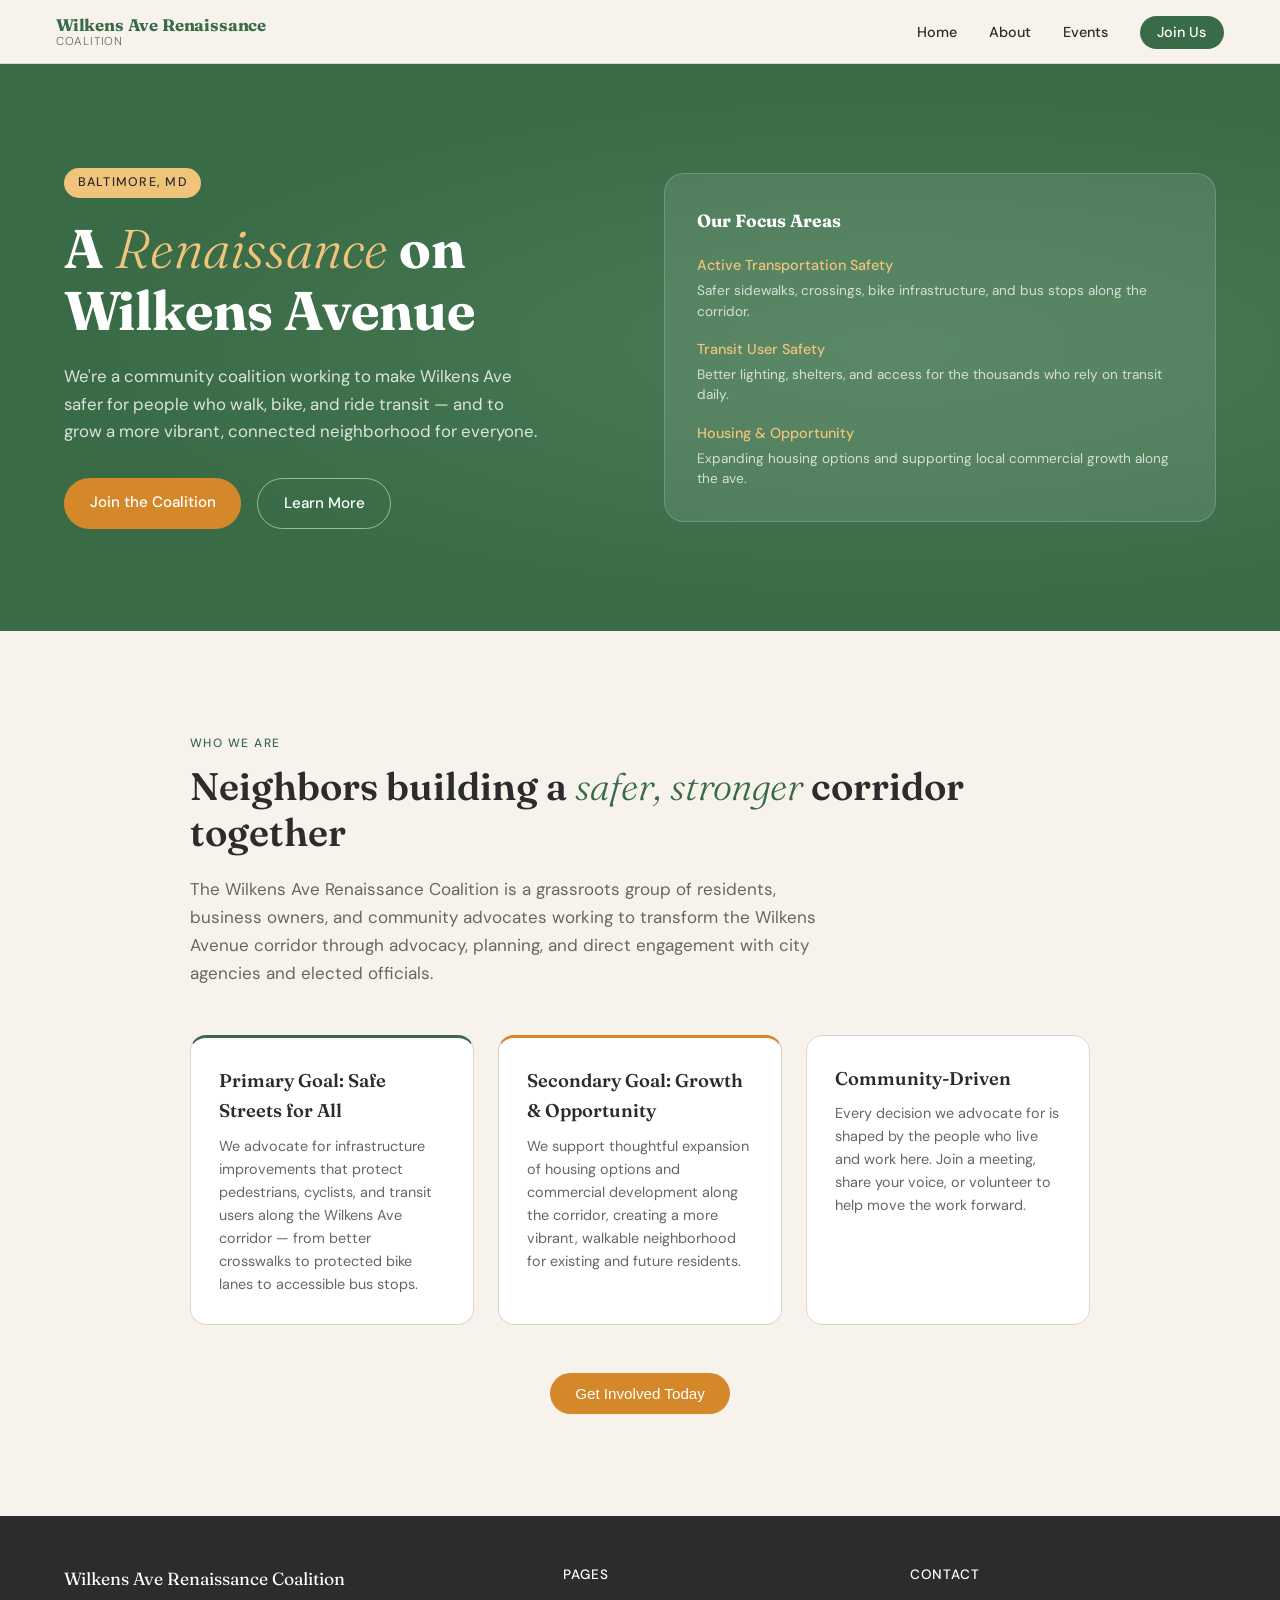
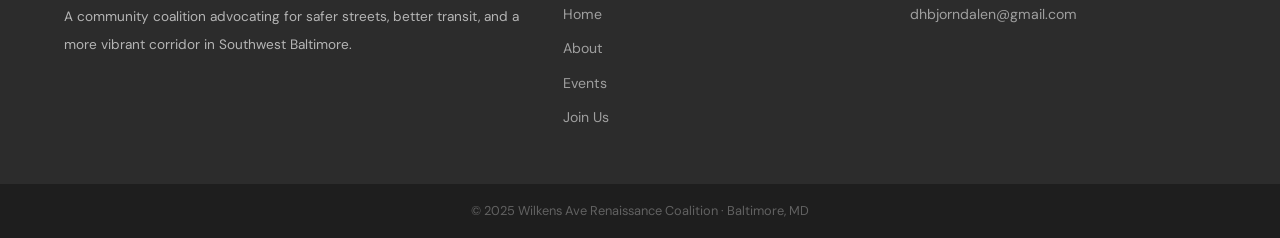
<file: index.html>
<!DOCTYPE html>
<html lang="en">

<head>
  <meta charset="UTF-8" />
  <meta name="viewport" content="width=device-width, initial-scale=1.0" />
  <title>Home - Wilkens Ave Renaissance Coalition</title>

  <!-- fonts -->
  <link rel="preconnect" href="https://fonts.googleapis.com">
  <link rel="preconnect" href="https://fonts.gstatic.com" crossorigin>
  <link href="https://fonts.googleapis.com/css2?family=Fraunces:...&family=DM+Sans:..." rel="stylesheet">

  <link rel="stylesheet" href="styles.css" />
</head>

<body>

  <!-- ══════════ NAV ══════════ -->
  <nav>
    <a href="index.html" class="nav-logo">
      Wilkens Ave Renaissance
      <span>Coalition</span>
    </a>
    <ul class="nav-links">
      <li><a href="index.html">Home</a></li>
      <li><a href="about.html">About</a></li>
      <li><a href="events.html">Events</a></li>
      <li><a href="join.html" class="nav-cta">Join Us</a></li>
    </ul>
  </nav>
  <div class="mobile-menu" id="mobileMenu">
    <a href="index.html">Home</a>
    <a href="about.html">About</a>
    <a href="events.html">Events</a>
    <a href="join.html" class="nav-cta">Join Us</a>
  </div>

  <!-- ══════════ HOME PAGE ══════════ -->
  <section id="hero">
  <div class="hero-text">
    <span class="hero-eyebrow">Baltimore, MD</span>
    <h1>A <em>Renaissance</em> on Wilkens Avenue</h1>
    <p>We're a community coalition working to make Wilkens Ave safer for people who walk, bike, and ride transit —
      and to grow a more vibrant, connected neighborhood for everyone.</p>
    <div class="hero-actions">
      <a href="join.html" class="btn-primary">Join the Coalition</a>
      <a href="about.html" class="btn-outline">Learn More</a>
    </div>
  </div>
  <div class="hero-card">
    <h3>Our Focus Areas</h3>
    <div class="pillar">
      <div class="pillar-text">
        <h4>Active Transportation Safety</h4>
        <p>Safer sidewalks, crossings, bike infrastructure, and bus stops along the corridor.</p>
      </div>
    </div>
    <div class="pillar">
      <div class="pillar-text">
        <h4>Transit User Safety</h4>
        <p>Better lighting, shelters, and access for the thousands who rely on transit daily.</p>
      </div>
    </div>
    <div class="pillar">
      <div class="pillar-text">
        <h4>Housing & Opportunity</h4>
        <p>Expanding housing options and supporting local commercial growth along the ave.</p>
      </div>
    </div>
  </div>
  </section>

  <section class="strip">
    <div class="strip-inner">
      <p class="section-label animate">Who We Are</p>
      <h2 class="section-title animate">Neighbors building a <em>safer, stronger</em> corridor together</h2>
      <p style="color:var(--mid); max-width:640px;" class="animate">The Wilkens Ave Renaissance Coalition is a
        grassroots group of residents, business owners, and community advocates working to transform the Wilkens
        Avenue corridor through advocacy, planning, and direct engagement with city agencies and elected officials.
      </p>

      <div class="goals-grid">
        <div class="goal-card primary animate">
          <h3>Primary Goal: Safe Streets for All</h3>
          <p>We advocate for infrastructure improvements that protect pedestrians, cyclists, and transit users along
            the Wilkens Ave corridor — from better crosswalks to protected bike lanes to accessible bus stops.</p>
        </div>
        <div class="goal-card secondary animate">
          <h3>Secondary Goal: Growth & Opportunity</h3>
          <p>We support thoughtful expansion of housing options and commercial development along the corridor,
            creating a more vibrant, walkable neighborhood for existing and future residents.</p>
        </div>
        <div class="goal-card animate">
          <h3>Community-Driven</h3>
          <p>Every decision we advocate for is shaped by the people who live and work here. Join a meeting, share your
            voice, or volunteer to help move the work forward.</p>
        </div>
      </div>

      <div style="margin-top:3rem; text-align:center;">
        <button class="btn-primary" onclick="showPage('join')">Get Involved Today</button>
      </div>
    </div>
  </section>


  <!-- ══════════ FOOTER ══════════ -->
    <footer>
        <div class="footer-brand">
            <p>Wilkens Ave Renaissance Coalition</p>
            <span>A community coalition advocating for safer streets, better transit, and a more vibrant corridor in
                Southwest Baltimore.</span>
        </div>
        <div>
            <h4>Pages</h4>
            <ul>
                <li><a href="index.html">Home</a></li>
                <li><a href="about.html">About</a></li>
                <li><a href="events.html">Events</a></li>
                <li><a href="join.html">Join Us</a></li>
            </ul>
        </div>
        <div>
            <h4>Contact</h4>
            <ul>
                <li><a href="mailto:dhbjorndalen@gmail.com">dhbjorndalen@gmail.com</a></li>
            </ul>
        </div>
    </footer>
  <div class="footer-bottom">
    © 2025 Wilkens Ave Renaissance Coalition · Baltimore, MD
  </div>

</body>

</html>
</file>
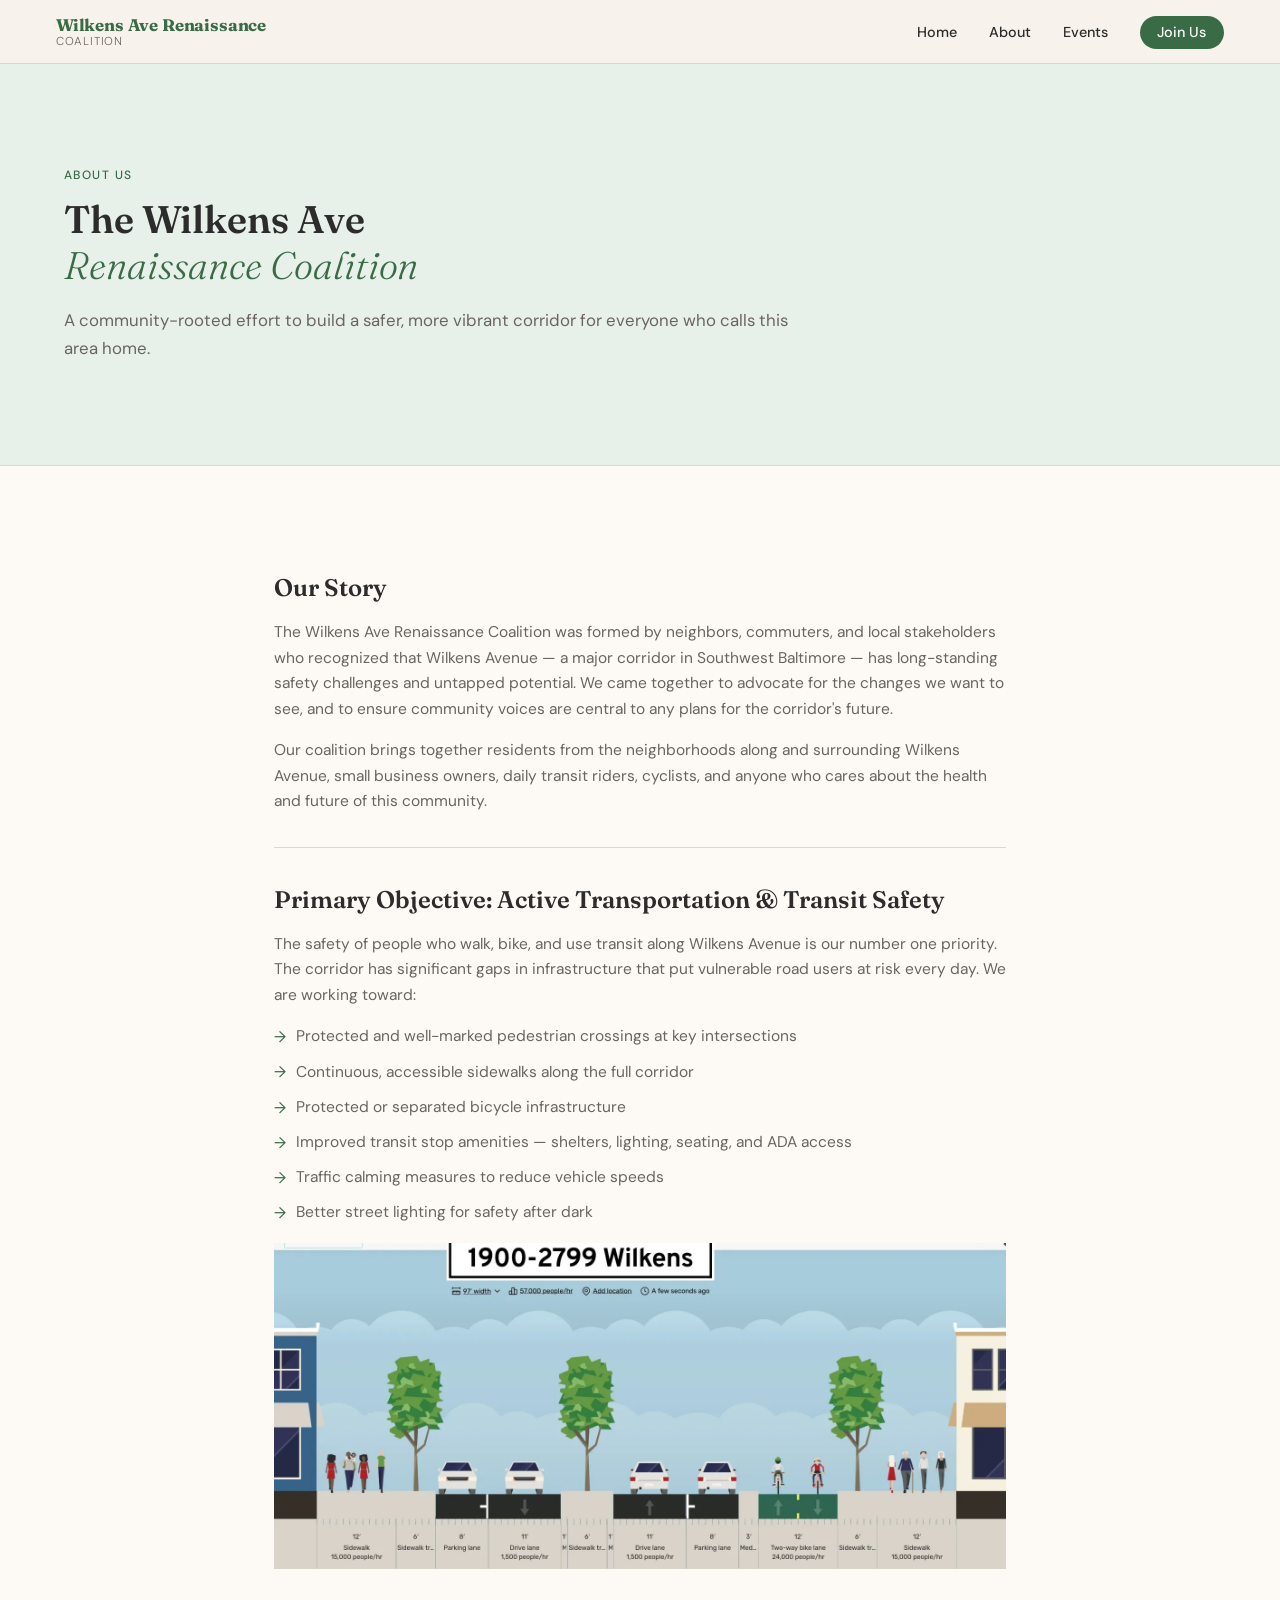
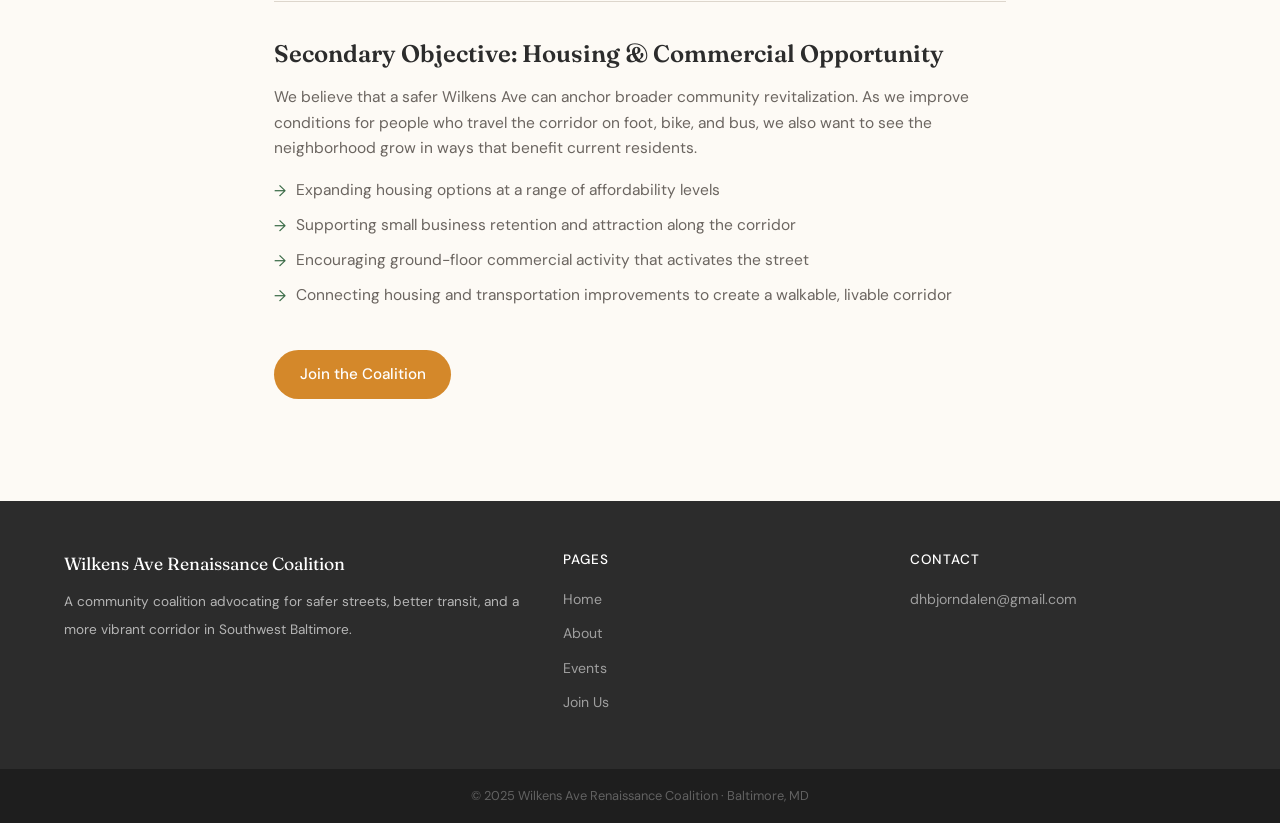
<file: about.html>
<!DOCTYPE html>
<html lang="en">

<head>
    <meta charset="UTF-8" />
    <meta name="viewport" content="width=device-width, initial-scale=1.0" />
    <title>About - Wilkens Ave Renaissance Coalition</title>

    <!-- fonts -->
    <link rel="preconnect" href="https://fonts.googleapis.com">
    <link rel="preconnect" href="https://fonts.gstatic.com" crossorigin>
    <link href="https://fonts.googleapis.com/css2?family=Fraunces:...&family=DM+Sans:..." rel="stylesheet">

    <link rel="stylesheet" href="styles.css" />
</head>

<body>

    <!-- ══════════ NAV ══════════ -->
    <nav>
        <a href="index.html" class="nav-logo">
            Wilkens Ave Renaissance
            <span>Coalition</span>
        </a>
        <ul class="nav-links">
            <li><a href="index.html">Home</a></li>
            <li><a href="about.html">About</a></li>
            <li><a href="events.html">Events</a></li>
            <li><a href="join.html" class="nav-cta">Join Us</a></li>
        </ul>
    </nav>
    <div class="mobile-menu" id="mobileMenu">
        <a href="index.html">Home</a>
        <a href="about.html">About</a>
        <a href="events.html">Events</a>
        <a href="join.html" class="nav-cta">Join Us</a>
    </div>


    <section class="about-hero">
        <div class="about-hero-inner">
            <p class="section-label animate">About Us</p>
            <h1 class="section-title animate">The Wilkens Ave<br><em>Renaissance Coalition</em></h1>
            <p style="color:var(--mid); font-size:1.05rem;" class="animate">A community-rooted effort to build a safer,
                more vibrant corridor for everyone who calls this area home.</p>
        </div>
    </section>

    <div class="about-body">
        <h2>Our Story</h2>
        <p>The Wilkens Ave Renaissance Coalition was formed by neighbors, commuters, and local stakeholders who
            recognized that Wilkens Avenue — a major corridor in Southwest Baltimore — has long-standing safety
            challenges and untapped potential. We came together to advocate for the changes we want to see, and to
            ensure community voices are central to any plans for the corridor's future.</p>
        <p>Our coalition brings together residents from the neighborhoods along and surrounding Wilkens Avenue, small
            business owners, daily transit riders, cyclists, and anyone who cares about the health and future of this
            community.</p>

        <div class="divider"></div>

        <h2>Primary Objective: Active Transportation & Transit Safety</h2>
        <p>The safety of people who walk, bike, and use transit along Wilkens Avenue is our number one priority. The
            corridor has significant gaps in infrastructure that put vulnerable road users at risk every day. We are
            working toward:</p>
        <ul>
            <li>Protected and well-marked pedestrian crossings at key intersections</li>
            <li>Continuous, accessible sidewalks along the full corridor</li>
            <li>Protected or separated bicycle infrastructure</li>
            <li>Improved transit stop amenities — shelters, lighting, seating, and ADA access</li>
            <li>Traffic calming measures to reduce vehicle speeds</li>
            <li>Better street lighting for safety after dark</li>
        </ul>

        <img src="assets/images/1900-Wilkens.webp" alt="Proposed 1900 Block of Wilkens Avenue" class="page-image"/>

        <div class="divider"></div>

        <h2>Secondary Objective: Housing & Commercial Opportunity</h2>
        <p>We believe that a safer Wilkens Ave can anchor broader community revitalization. As we improve conditions for
            people who travel the corridor on foot, bike, and bus, we also want to see the neighborhood grow in ways
            that benefit current residents.</p>
        <ul>
            <li>Expanding housing options at a range of affordability levels</li>
            <li>Supporting small business retention and attraction along the corridor</li>
            <li>Encouraging ground-floor commercial activity that activates the street</li>
            <li>Connecting housing and transportation improvements to create a walkable, livable corridor</li>
        </ul>


        <div style="margin-top:2.5rem;">
            <a href="join.html" class="btn-primary">Join the Coalition</a>
        </div>
    </div>


    <footer>
        <div class="footer-brand">
            <p>Wilkens Ave Renaissance Coalition</p>
            <span>A community coalition advocating for safer streets, better transit, and a more vibrant corridor in
                Southwest Baltimore.</span>
        </div>
        <div>
            <h4>Pages</h4>
            <ul>
                <li><a href="index.html">Home</a></li>
                <li><a href="about.html">About</a></li>
                <li><a href="events.html">Events</a></li>
                <li><a href="join.html">Join Us</a></li>
            </ul>
        </div>
        <div>
            <h4>Contact</h4>
            <ul>
                <li><a href="mailto:dhbjorndalen@gmail.com">dhbjorndalen@gmail.com</a></li>
            </ul>
        </div>
    </footer>
    <div class="footer-bottom">
        © 2025 Wilkens Ave Renaissance Coalition · Baltimore, MD
    </div>

</body>

</html>
</file>
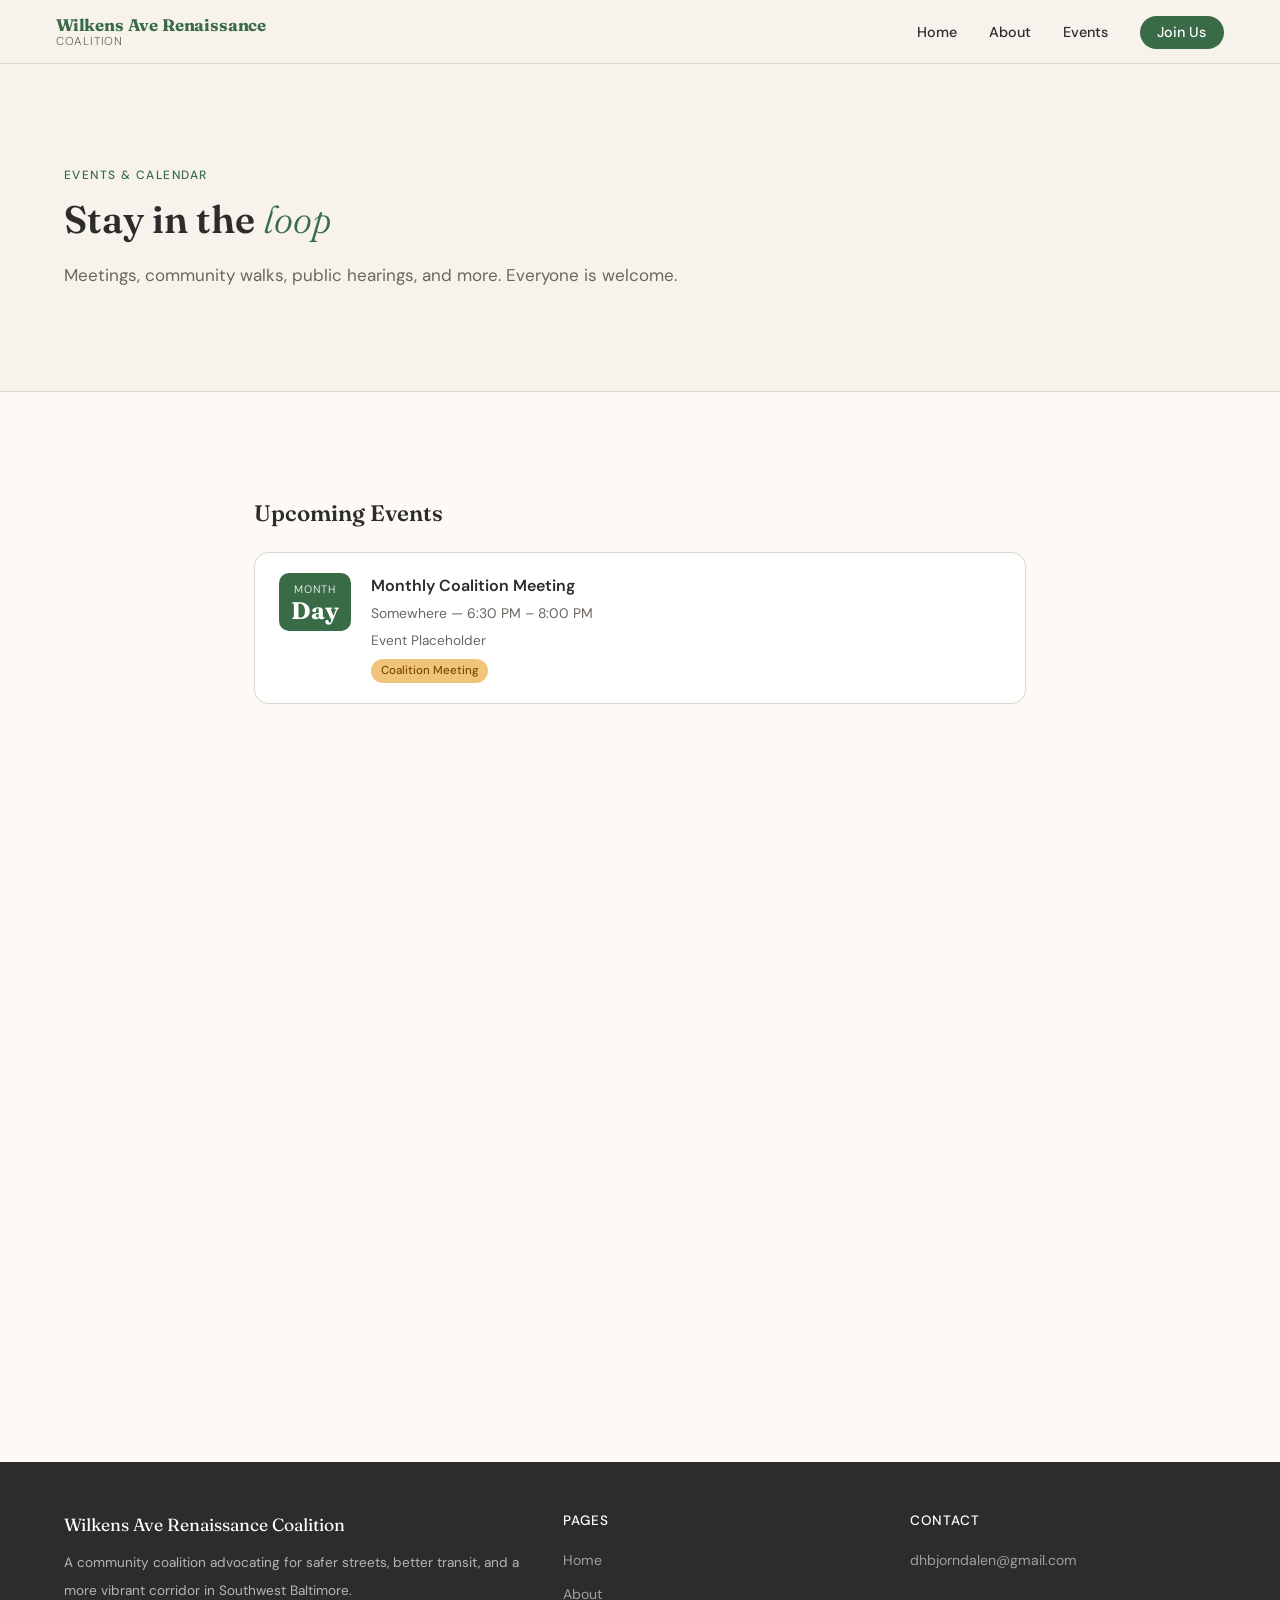
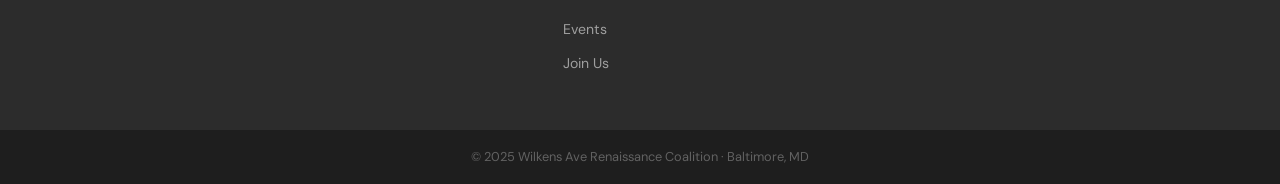
<file: events.html>
<!DOCTYPE html>
<html lang="en">

<head>
    <meta charset="UTF-8" />
    <meta name="viewport" content="width=device-width, initial-scale=1.0" />
    <title>Events - Wilkens Ave Renaissance Coalition</title>

    <!-- fonts -->
    <link rel="preconnect" href="https://fonts.googleapis.com">
    <link rel="preconnect" href="https://fonts.gstatic.com" crossorigin>
    <link href="https://fonts.googleapis.com/css2?family=Fraunces:...&family=DM+Sans:..." rel="stylesheet">

    <link rel="stylesheet" href="styles.css" />
</head>

<body>

    <!-- ══════════ NAV ══════════ -->
    <nav>
        <a href="index.html" class="nav-logo">
            Wilkens Ave Renaissance
            <span>Coalition</span>
        </a>
        <ul class="nav-links">
            <li><a href="index.html">Home</a></li>
            <li><a href="about.html">About</a></li>
            <li><a href="events.html">Events</a></li>
            <li><a href="join.html" class="nav-cta">Join Us</a></li>
        </ul>
    </nav>
    <div class="mobile-menu" id="mobileMenu">
        <a href="index.html">Home</a>
        <a href="about.html">About</a>
        <a href="events.html">Events</a>
        <a href="join.html" class="nav-cta">Join Us</a>
    </div>



    <section class="events-hero">
        <p class="section-label animate">Events & Calendar</p>
        <h1 class="section-title animate">Stay in the <em>loop</em></h1>
        <p style="color:var(--mid);" class="animate">Meetings, community walks, public hearings, and more. Everyone
            is welcome.</p>
    </section>

    <div class="events-body">

        <div class="upcoming-section" style="margin-bottom:3rem;">
            <h2>Upcoming Events</h2>
            <div class="event-item">
                <div class="event-date">
                    <div class="month">Month</div>
                    <div class="day">Day</div>
                </div>
                <div class="event-info">
                    <h4>Monthly Coalition Meeting</h4>
                    <p>Somewhere — 6:30 PM – 8:00 PM</p>
                    <p style="margin-top:0.3rem; font-size:0.85rem; color:var(--mid);">Event Placeholder</p>
                    <span class="event-tag">Coalition Meeting</span>
                </div>
            </div>
        </div>

        <iframe
            src="https://calendar.google.com/calendar/embed?src=f94a47228b75a812bee3e015ced47ff843976f6d7a6b2cc630d0db58177af4c5%40group.calendar.google.com&ctz=America%2FNew_York"
            style="border: 0" width="800" height="600" frameborder="0" scrolling="no"></iframe>

    </div>



    <footer>
        <div class="footer-brand">
            <p>Wilkens Ave Renaissance Coalition</p>
            <span>A community coalition advocating for safer streets, better transit, and a more vibrant corridor in
                Southwest Baltimore.</span>
        </div>
        <div>
            <h4>Pages</h4>
            <ul>
                <li><a href="index.html">Home</a></li>
                <li><a href="about.html">About</a></li>
                <li><a href="events.html">Events</a></li>
                <li><a href="join.html">Join Us</a></li>
            </ul>
        </div>
        <div>
            <h4>Contact</h4>
            <ul>
                <li><a href="mailto:dhbjorndalen@gmail.com">dhbjorndalen@gmail.com</a></li>
            </ul>
        </div>
    </footer>
    <div class="footer-bottom">
        © 2025 Wilkens Ave Renaissance Coalition · Baltimore, MD
    </div>

</body>

</html>
</file>
<file: styles.css>
*,
*::before,
*::after {
    box-sizing: border-box;
    margin: 0;
    padding: 0;
}

:root {
    --cream: #F7F3EC;
    --warm-white: #FDFAF5;
    --green: #3A6B47;
    --green-light: #5A9068;
    --green-pale: #E8F0EA;
    --amber: #D4882A;
    --amber-light: #F0C47A;
    --charcoal: #2C2C2C;
    --mid: #6B6560;
    --border: #DDD6CC;
    --section-pad: clamp(4rem, 8vw, 7rem);
}

html {
    scroll-behavior: smooth;
}

body {
    font-family: 'DM Sans', sans-serif;
    background: var(--warm-white);
    color: var(--charcoal);
    font-size: 17px;
    line-height: 1.65;
}

/* ── NAV ── */
nav {
    position: sticky;
    top: 0;
    z-index: 100;
    background: var(--cream);
    border-bottom: 1px solid var(--border);
    display: flex;
    align-items: center;
    justify-content: space-between;
    padding: 0 clamp(1.5rem, 5vw, 3.5rem);
    height: 64px;
}

.nav-logo {
    font-family: 'Fraunces', serif;
    font-weight: 700;
    font-size: 1.05rem;
    color: var(--green);
    text-decoration: none;
    letter-spacing: -0.01em;
    line-height: 1.2;
}

.nav-logo span {
    display: block;
    font-size: 0.72rem;
    font-weight: 300;
    color: var(--mid);
    letter-spacing: 0.08em;
    text-transform: uppercase;
    font-family: 'DM Sans', sans-serif;
}

.nav-links {
    display: flex;
    gap: 2rem;
    list-style: none;
}

.nav-links a {
    text-decoration: none;
    color: var(--charcoal);
    font-size: 0.9rem;
    font-weight: 500;
    transition: color 0.2s;
}

.nav-links a:hover {
    color: var(--green);
}

.nav-cta {
    background: var(--green);
    color: white !important;
    padding: 0.45rem 1.1rem;
    border-radius: 100px;
    transition: background 0.2s !important;
}

.nav-cta:hover {
    background: var(--green-light) !important;
    color: white !important;
}

/* hamburger */
.hamburger {
    display: none;
    flex-direction: column;
    gap: 5px;
    cursor: pointer;
    background: none;
    border: none;
    padding: 4px;
}

.hamburger span {
    display: block;
    width: 24px;
    height: 2px;
    background: var(--charcoal);
    border-radius: 2px;
    transition: all 0.3s;
}

.mobile-menu {
    display: none;
    position: absolute;
    top: 64px;
    left: 0;
    right: 0;
    background: var(--cream);
    border-bottom: 1px solid var(--border);
    padding: 1rem 1.5rem 1.5rem;
    flex-direction: column;
    gap: 1rem;
}

.mobile-menu a {
    text-decoration: none;
    color: var(--charcoal);
    font-weight: 500;
    font-size: 1rem;
}

.mobile-menu a:hover {
    color: var(--green);
}

.mobile-menu .nav-cta {
    text-align: center;
    padding: 0.6rem;
    border-radius: 8px;
}

@media (max-width: 700px) {
    .nav-links {
        display: none;
    }

    .hamburger {
        display: flex;
    }

    .mobile-menu.open {
        display: flex;
    }
}

/* ── PAGE SECTIONS ── */
.page {
    display: none;
}

.page.active {
    display: block;
}

/* ── HERO ── */
#hero {
    background: var(--green);
    padding: var(--section-pad) clamp(1.5rem, 6vw, 4rem);
    display: grid;
    grid-template-columns: 1fr 1fr;
    gap: 3rem;
    align-items: center;
    min-height: 540px;
    position: relative;
    overflow: hidden;
}

#hero::before {
    content: '';
    position: absolute;
    inset: 0;
    background: radial-gradient(ellipse at 70% 50%, rgba(90, 144, 104, 0.45) 0%, transparent 65%);
    pointer-events: none;
}

.hero-text {
    position: relative;
    z-index: 1;
}

.hero-eyebrow {
    display: inline-block;
    background: var(--amber-light);
    color: var(--charcoal);
    font-size: 0.78rem;
    font-weight: 500;
    letter-spacing: 0.1em;
    text-transform: uppercase;
    padding: 0.3rem 0.85rem;
    border-radius: 100px;
    margin-bottom: 1.25rem;
}

.hero-text h1 {
    font-family: 'Fraunces', serif;
    font-size: clamp(2.2rem, 4.5vw, 3.4rem);
    font-weight: 700;
    color: white;
    line-height: 1.15;
    margin-bottom: 1.25rem;
}

.hero-text h1 em {
    font-style: italic;
    font-weight: 300;
    color: var(--amber-light);
}

.hero-text p {
    color: rgba(255, 255, 255, 0.82);
    font-size: 1.05rem;
    max-width: 480px;
    margin-bottom: 2rem;
}

.hero-actions {
    display: flex;
    gap: 1rem;
    flex-wrap: wrap;
}

.btn-primary {
    background: var(--amber);
    color: white;
    padding: 0.75rem 1.6rem;
    border-radius: 100px;
    font-weight: 500;
    font-size: 0.95rem;
    text-decoration: none;
    border: none;
    cursor: pointer;
    transition: background 0.2s, transform 0.15s;
    display: inline-block;
}

.btn-primary:hover {
    background: #c07820;
    transform: translateY(-1px);
}

.btn-outline {
    background: transparent;
    color: white;
    padding: 0.75rem 1.6rem;
    border-radius: 100px;
    font-weight: 500;
    font-size: 0.95rem;
    text-decoration: none;
    border: 1.5px solid rgba(255, 255, 255, 0.5);
    cursor: pointer;
    transition: all 0.2s;
    display: inline-block;
}

.btn-outline:hover {
    border-color: white;
    background: rgba(255, 255, 255, 0.08);
}

.hero-card {
    position: relative;
    z-index: 1;
    background: rgba(255, 255, 255, 0.10);
    border: 1px solid rgba(255, 255, 255, 0.18);
    border-radius: 20px;
    backdrop-filter: blur(6px);
    padding: 2rem;
}

.hero-card h3 {
    font-family: 'Fraunces', serif;
    color: white;
    font-size: 1.1rem;
    margin-bottom: 1.2rem;
}

.pillar {
    display: flex;
    gap: 0.85rem;
    align-items: flex-start;
    margin-bottom: 1rem;
}

.pillar:last-child {
    margin-bottom: 0;
}

.pillar-icon {
    font-size: 1.4rem;
    flex-shrink: 0;
    margin-top: 0.1rem;
}

.pillar-text h4 {
    color: var(--amber-light);
    font-size: 0.9rem;
    font-weight: 500;
    margin-bottom: 0.2rem;
}

.pillar-text p {
    color: rgba(255, 255, 255, 0.75);
    font-size: 0.85rem;
    line-height: 1.5;
}

@media (max-width: 800px) {
    #hero {
        grid-template-columns: 1fr;
    }

    .hero-card {
        display: none;
    }
}

/* ── ABOUT STRIP (homepage) ── */
.strip {
    background: var(--cream);
    padding: var(--section-pad) clamp(1.5rem, 6vw, 4rem);
}

.strip-inner {
    max-width: 900px;
    margin: 0 auto;
}

.section-label {
    font-size: 0.75rem;
    font-weight: 500;
    letter-spacing: 0.12em;
    text-transform: uppercase;
    color: var(--green);
    margin-bottom: 0.6rem;
}

.section-title {
    font-family: 'Fraunces', serif;
    font-size: clamp(1.7rem, 3vw, 2.4rem);
    font-weight: 600;
    line-height: 1.2;
    margin-bottom: 1.2rem;
    color: var(--charcoal);
}

.section-title em {
    font-style: italic;
    font-weight: 300;
    color: var(--green);
}

/* ── GOALS CARDS ── */
.goals-grid {
    display: grid;
    grid-template-columns: repeat(auto-fit, minmax(260px, 1fr));
    gap: 1.5rem;
    margin-top: 3rem;
}

.goal-card {
    background: white;
    border: 1px solid var(--border);
    border-radius: 16px;
    padding: 1.75rem;
    transition: box-shadow 0.2s, transform 0.2s;
}

.goal-card:hover {
    box-shadow: 0 8px 30px rgba(58, 107, 71, 0.10);
    transform: translateY(-2px);
}

.goal-icon {
    font-size: 2rem;
    margin-bottom: 1rem;
}

.goal-card h3 {
    font-family: 'Fraunces', serif;
    font-size: 1.15rem;
    font-weight: 600;
    margin-bottom: 0.5rem;
}

.goal-card p {
    font-size: 0.9rem;
    color: var(--mid);
    line-height: 1.6;
}

.goal-card.primary {
    border-top: 3px solid var(--green);
}

.goal-card.secondary {
    border-top: 3px solid var(--amber);
}

/* ── ABOUT PAGE ── */
.about-hero {
    background: var(--green-pale);
    padding: var(--section-pad) clamp(1.5rem, 6vw, 4rem);
    border-bottom: 1px solid var(--border);
}

.about-hero-inner {
    max-width: 760px;
}

.about-body {
    padding: var(--section-pad) clamp(1.5rem, 6vw, 4rem);
    max-width: 860px;
    margin: 0 auto;
}

.about-body h2 {
    font-family: 'Fraunces', serif;
    font-size: 1.5rem;
    font-weight: 600;
    color: var(--charcoal);
    margin: 2rem 0 0.75rem;
}

.about-body h2:first-child {
    margin-top: 0;
}

.about-body p {
    color: var(--mid);
    margin-bottom: 1rem;
    font-size: 0.97rem;
}

.about-body p:last-child {
    margin-bottom: 0;
}

.about-body ul {
    list-style: none;
    padding: 0;
    margin: 0.5rem 0 1rem;
}

.about-body ul li {
    display: flex;
    gap: 0.6rem;
    align-items: flex-start;
    margin-bottom: 0.55rem;
    color: var(--mid);
    font-size: 0.97rem;
}

.about-body ul li::before {
    content: '→';
    color: var(--green);
    flex-shrink: 0;
    margin-top: 0.05rem;
}

.divider {
    height: 1px;
    background: var(--border);
    margin: 2rem 0;
}

.value-chips {
    display: flex;
    flex-wrap: wrap;
    gap: 0.6rem;
    margin: 1rem 0;
}

.chip {
    background: var(--green-pale);
    color: var(--green);
    border-radius: 100px;
    padding: 0.3rem 0.9rem;
    font-size: 0.83rem;
    font-weight: 500;
}

/* ── EVENTS PAGE ── */
.events-hero {
    background: var(--cream);
    padding: var(--section-pad) clamp(1.5rem, 6vw, 4rem);
    border-bottom: 1px solid var(--border);
}

.events-body {
    padding: var(--section-pad) clamp(1.5rem, 6vw, 4rem);
    max-width: 900px;
    margin: 0 auto;
}

.calendar-placeholder {
    background: white;
    border: 2px dashed var(--border);
    border-radius: 16px;
    padding: 3.5rem 2rem;
    text-align: center;
    margin-bottom: 2.5rem;
}

.calendar-placeholder .cal-icon {
    font-size: 2.8rem;
    margin-bottom: 0.75rem;
}

.calendar-placeholder h3 {
    font-family: 'Fraunces', serif;
    font-size: 1.3rem;
    margin-bottom: 0.5rem;
}

.calendar-placeholder p {
    color: var(--mid);
    font-size: 0.9rem;
    max-width: 440px;
    margin: 0 auto 1.25rem;
}

.calendar-instructions {
    background: var(--green-pale);
    border-radius: 12px;
    padding: 1.5rem;
    text-align: left;
    max-width: 540px;
    margin: 0 auto;
}

.calendar-instructions h4 {
    color: var(--green);
    font-size: 0.85rem;
    font-weight: 500;
    letter-spacing: 0.06em;
    text-transform: uppercase;
    margin-bottom: 0.75rem;
}

.calendar-instructions ol {
    list-style: decimal;
    padding-left: 1.25rem;
}

.calendar-instructions ol li {
    font-size: 0.88rem;
    color: var(--mid);
    margin-bottom: 0.4rem;
}

.calendar-instructions code {
    background: white;
    padding: 0.1rem 0.35rem;
    border-radius: 4px;
    font-size: 0.82rem;
    color: var(--green);
}

/* upcoming events list */
.upcoming-section h2 {
    font-family: 'Fraunces', serif;
    font-size: 1.4rem;
    font-weight: 600;
    margin-bottom: 1.25rem;
}

.event-item {
    display: flex;
    gap: 1.25rem;
    background: white;
    border: 1px solid var(--border);
    border-radius: 14px;
    padding: 1.25rem 1.5rem;
    margin-bottom: 1rem;
    align-items: flex-start;
    transition: box-shadow 0.2s;
}

.event-item:hover {
    box-shadow: 0 4px 18px rgba(0, 0, 0, 0.07);
}

.event-date {
    background: var(--green);
    color: white;
    border-radius: 10px;
    padding: 0.5rem 0.75rem;
    text-align: center;
    flex-shrink: 0;
    min-width: 52px;
}

.event-date .month {
    font-size: 0.68rem;
    text-transform: uppercase;
    letter-spacing: 0.08em;
    opacity: 0.85;
}

.event-date .day {
    font-family: 'Fraunces', serif;
    font-size: 1.5rem;
    font-weight: 700;
    line-height: 1;
}

.event-info h4 {
    font-weight: 600;
    margin-bottom: 0.2rem;
    font-size: 1rem;
}

.event-info p {
    font-size: 0.87rem;
    color: var(--mid);
}

.event-tag {
    display: inline-block;
    background: var(--amber-light);
    color: #7a4a00;
    font-size: 0.72rem;
    padding: 0.15rem 0.6rem;
    border-radius: 100px;
    font-weight: 500;
    margin-top: 0.4rem;
}

/* ── JOIN / CONTACT PAGE ── */
.join-hero {
    background: var(--green);
    padding: var(--section-pad) clamp(1.5rem, 6vw, 4rem);
}

.join-hero h1 {
    font-family: 'Fraunces', serif;
    font-size: clamp(2rem, 4vw, 3rem);
    color: white;
    margin-bottom: 0.75rem;
}

.join-hero p {
    color: rgba(255, 255, 255, 0.82);
    max-width: 560px;
}

.join-body {
    padding: var(--section-pad) clamp(1.5rem, 6vw, 4rem);
    max-width: 900px;
    margin: 0 auto;
    display: grid;
    grid-template-columns: 1.2fr 1fr;
    gap: 4rem;
    align-items: start;
}

@media (max-width: 750px) {
    .join-body {
        grid-template-columns: 1fr;
        gap: 2.5rem;
    }
}

.form-group {
    margin-bottom: 1.25rem;
}

.form-group label {
    display: block;
    font-size: 0.87rem;
    font-weight: 500;
    margin-bottom: 0.4rem;
    color: var(--charcoal);
}

.form-group input,
.form-group textarea,
.form-group select {
    width: 100%;
    padding: 0.7rem 0.95rem;
    border: 1.5px solid var(--border);
    border-radius: 10px;
    font-family: 'DM Sans', sans-serif;
    font-size: 0.95rem;
    background: white;
    color: var(--charcoal);
    transition: border-color 0.2s, box-shadow 0.2s;
    appearance: none;
}

.form-group input:focus,
.form-group textarea:focus,
.form-group select:focus {
    outline: none;
    border-color: var(--green);
    box-shadow: 0 0 0 3px rgba(58, 107, 71, 0.12);
}

.form-group textarea {
    min-height: 100px;
    resize: vertical;
}

.form-submit {
    background: var(--green);
    color: white;
    border: none;
    padding: 0.8rem 2rem;
    border-radius: 100px;
    font-family: 'DM Sans', sans-serif;
    font-size: 1rem;
    font-weight: 500;
    cursor: pointer;
    transition: background 0.2s, transform 0.15s;
    width: 100%;
}

.form-submit:hover {
    background: var(--green-light);
    transform: translateY(-1px);
}

.form-note {
    font-size: 0.8rem;
    color: var(--mid);
    margin-top: 0.75rem;
    text-align: center;
}

.contact-info h3 {
    font-family: 'Fraunces', serif;
    font-size: 1.3rem;
    margin-bottom: 1.25rem;
}

.contact-row {
    display: flex;
    gap: 0.75rem;
    align-items: flex-start;
    margin-bottom: 1.1rem;
}

.contact-row .icon {
    font-size: 1.2rem;
    flex-shrink: 0;
    margin-top: 0.05rem;
}

.contact-row div h4 {
    font-size: 0.88rem;
    font-weight: 500;
    color: var(--charcoal);
}

.contact-row div p {
    font-size: 0.88rem;
    color: var(--mid);
}

.involvement-box {
    background: var(--green-pale);
    border-radius: 14px;
    padding: 1.5rem;
    margin-top: 2rem;
}

.involvement-box h4 {
    font-weight: 600;
    margin-bottom: 0.75rem;
    font-size: 0.95rem;
    color: var(--green);
}

.involvement-box ul {
    list-style: none;
    padding: 0;
}

.involvement-box ul li {
    font-size: 0.88rem;
    color: var(--mid);
    margin-bottom: 0.4rem;
    display: flex;
    gap: 0.5rem;
}

.involvement-box ul li::before {
    content: '✓';
    color: var(--green);
    font-weight: 600;
}

.success-banner {
    display: none;
    background: var(--green-pale);
    border: 1px solid var(--green);
    border-radius: 10px;
    padding: 1rem 1.25rem;
    margin-bottom: 1.25rem;
    color: var(--green);
    font-size: 0.93rem;
}

.page-image {
    width: 100%;
    max-width: 800px;
    height: auto;
    display: block;
    margin: 0 auto;
}

/* ── FOOTER ── */
footer {
    background: var(--charcoal);
    color: rgba(255, 255, 255, 0.65);
    padding: 3rem clamp(1.5rem, 6vw, 4rem);
    display: grid;
    grid-template-columns: 1.5fr 1fr 1fr;
    gap: 2.5rem;
}

@media (max-width: 650px) {
    footer {
        grid-template-columns: 1fr;
    }
}

.footer-brand p {
    font-family: 'Fraunces', serif;
    color: white;
    font-size: 1.1rem;
    margin-bottom: 0.5rem;
}

.footer-brand span {
    font-size: 0.85rem;
    line-height: 1.6;
}

footer h4 {
    color: white;
    font-size: 0.85rem;
    font-weight: 500;
    letter-spacing: 0.06em;
    text-transform: uppercase;
    margin-bottom: 0.75rem;
}

footer ul {
    list-style: none;
}

footer ul li {
    margin-bottom: 0.4rem;
}

footer ul li a {
    color: rgba(255, 255, 255, 0.55);
    text-decoration: none;
    font-size: 0.88rem;
    transition: color 0.2s;
}

footer ul li a:hover {
    color: white;
}

.footer-bottom {
    background: #1e1e1e;
    text-align: center;
    padding: 1rem;
    font-size: 0.8rem;
    color: rgba(255, 255, 255, 0.3);
}

/* ── ANIMATIONS ── */
@keyframes fadeUp {
    from {
        opacity: 0;
        transform: translateY(18px);
    }

    to {
        opacity: 1;
        transform: translateY(0);
    }
}

.page.active .animate {
    animation: fadeUp 0.5s ease both;
}

.page.active .animate:nth-child(2) {
    animation-delay: 0.08s;
}

.page.active .animate:nth-child(3) {
    animation-delay: 0.16s;
}

.page.active .animate:nth-child(4) {
    animation-delay: 0.24s;
}
</file>
